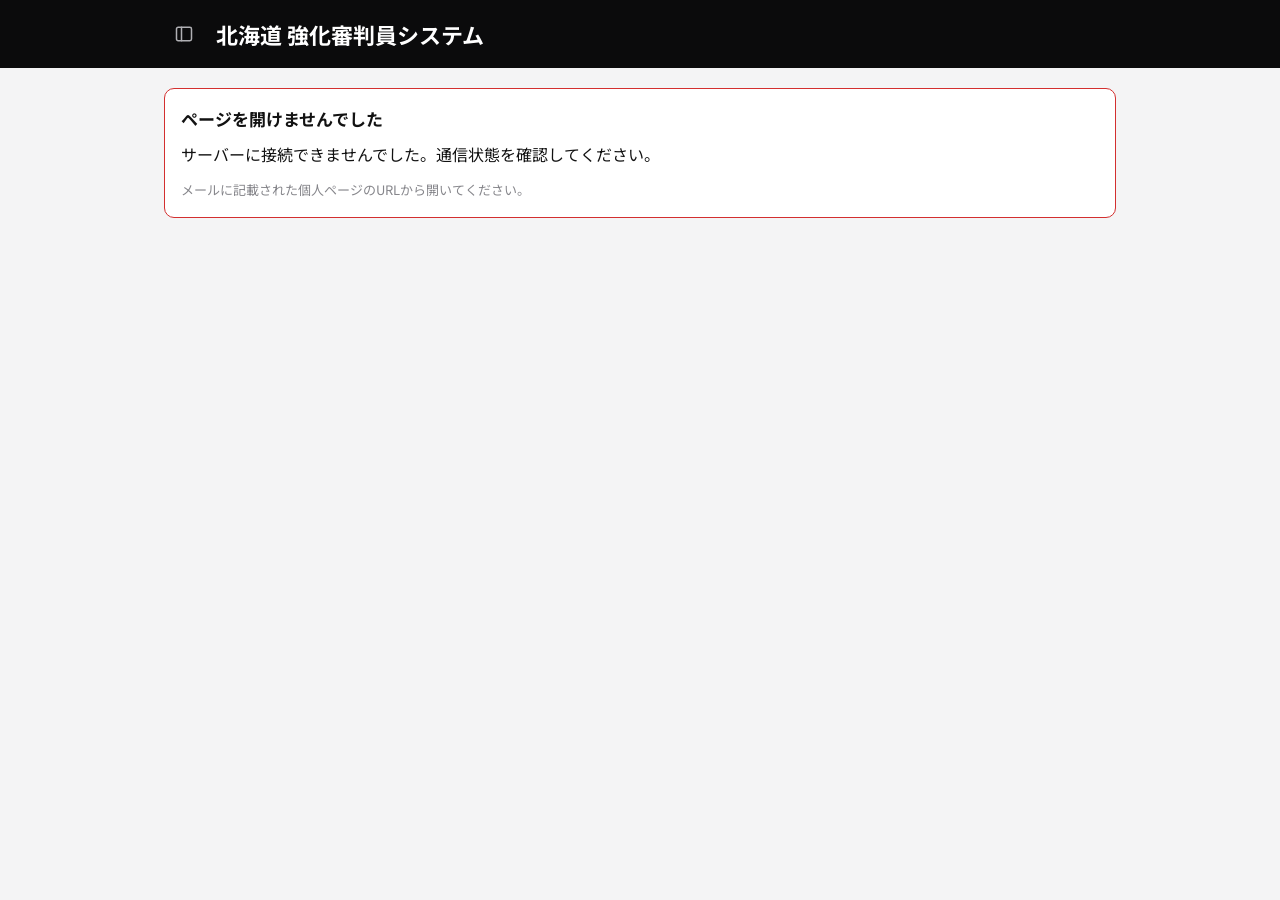
<file: index.html>
<!DOCTYPE html>
<html lang="ja">
<head>
  <meta charset="utf-8">
  <meta name="viewport" content="width=device-width, initial-scale=1, viewport-fit=cover">
  <meta name="robots" content="noindex, nofollow">
  <!-- 他のサイトへはドメインだけを伝える（URL のトークンは送らない）。YouTube はこれがないと埋め込みを再生しない（エラー153） -->
  <meta name="referrer" content="strict-origin-when-cross-origin">
  <meta name="theme-color" content="#0B0B0C">
  <title>北海道 強化審判員システム</title>
  <link rel="preconnect" href="https://fonts.googleapis.com">
  <link href="https://fonts.googleapis.com/css2?family=Noto+Sans+JP:wght@400;500;700&display=swap" rel="stylesheet">
  <link rel="icon" href="data:,">
  <!-- 更新したらすぐ反映されるよう、毎回最新のファイルを読む（ブラウザの古い控えを使わない） -->
  <script>var V = Date.now(); document.write('<link rel="stylesheet" href="style.css?v=' + V + '">');</script>
</head>
<body>
  <aside class="side" id="side"></aside>
  <div class="wrap">
    <header class="head"><div class="head-in">
      <button class="iconbtn navtoggle" id="navtoggle" onclick="navToggle()" aria-label="メニューを隠す・出す" title="メニューを隠す"><svg width="20" height="20" viewBox="0 0 24 24" fill="none" stroke="currentColor" stroke-width="1.8" stroke-linecap="round"><rect x="3" y="4" width="18" height="16" rx="2"/><path d="M9 4v16"/></svg></button>
      <button class="iconbtn back" id="back" aria-label="戻る">‹</button>
      <h1 id="title">北海道 強化審判員システム</h1>
      <div class="tools" id="tools"></div>
    </div></header>
    <main id="main"><p class="loading">読み込み中…</p></main>
  </div>
  <nav class="tabbar" id="tabbar"></nav>
  <div id="toast" class="toast" role="status"></div>
  <div id="modal" class="modal" hidden></div>
  <script>document.write('<script src="config.js?v=' + V + '"><\/script><script src="app.js?v=' + V + '"><\/script>');</script>
</body>
</html>
</file>
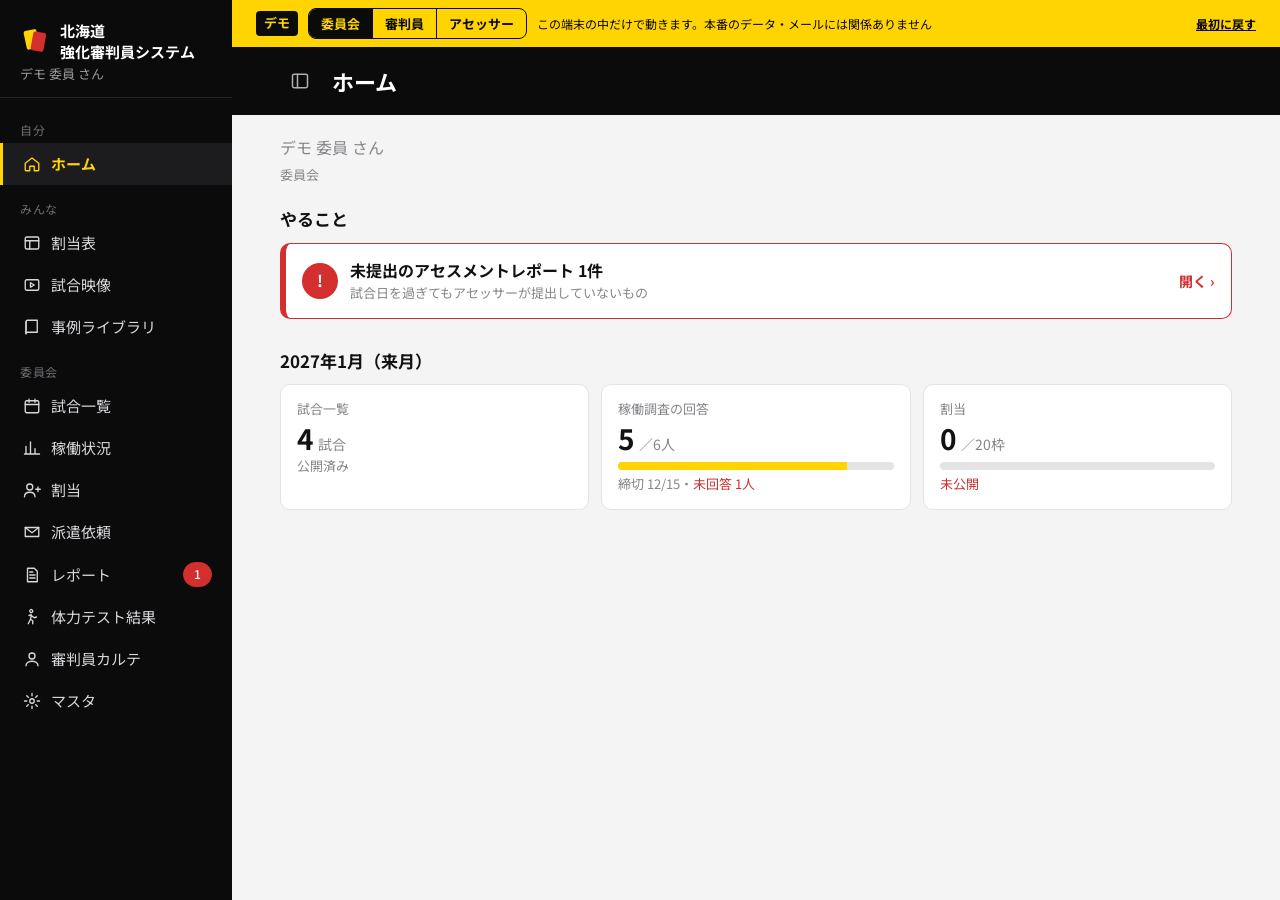
<file: demo/index.html>
<!DOCTYPE html>
<html lang="ja">
<head>
  <meta charset="utf-8">
  <meta name="viewport" content="width=device-width, initial-scale=1, viewport-fit=cover">
  <meta name="robots" content="noindex, nofollow">
  <meta name="theme-color" content="#0B0B0C">
  <title>デモ｜北海道 強化審判員システム</title>
  <link rel="preconnect" href="https://fonts.googleapis.com">
  <link href="https://fonts.googleapis.com/css2?family=Noto+Sans+JP:wght@400;500;700&display=swap" rel="stylesheet">
  <link rel="icon" href="data:,">
  <script>var V = Date.now(); document.write('<link rel="stylesheet" href="../style.css?v=' + V + '"><link rel="stylesheet" href="demo.css?v=' + V + '">');</script>
</head>
<body>
  <!-- 独立して動くデモ：本番のサーバーやスプレッドシートには一切つながず、この端末の中だけで動く -->
  <aside class="side" id="side"></aside>
  <div class="wrap">
    <header class="head"><div id="demobar" class="demobar"></div><div class="head-in">
      <button class="iconbtn navtoggle" id="navtoggle" onclick="navToggle()" aria-label="メニューを隠す・出す" title="メニューを隠す"><svg width="20" height="20" viewBox="0 0 24 24" fill="none" stroke="currentColor" stroke-width="1.8" stroke-linecap="round"><rect x="3" y="4" width="18" height="16" rx="2"/><path d="M9 4v16"/></svg></button>
      <button class="iconbtn back" id="back" aria-label="戻る">‹</button>
      <h1 id="title">北海道 強化審判員システム</h1>
      <div class="tools" id="tools"></div>
    </div></header>
    <main id="main"><p class="loading">デモを準備しています…</p></main>
  </div>
  <nav class="tabbar" id="tabbar"></nav>
  <div id="toast" class="toast" role="status"></div>
  <div id="modal" class="modal" hidden></div>
  <iframe id="gas" src="gas.html" hidden title="demo"></iframe>
  <script>document.write('<script src="demo.js?v=' + V + '"><\/script>');</script>
</body>
</html>
</file>
<file: style.css>
:root{
  /* 審判のカラー：黒を基調に、イエローカード（主な操作・今いる場所）とレッドカード（注意・締切） */
  --ink:#121212; --black:#0B0B0C; --black2:#1C1C1F; --yellow:#FFD400; --yellow2:#F0C400; --red:#D32F2F;
  --gray:#86868B; --line:#E4E4E7; --bg:#F4F4F5; --card:#FFFFFF;
  --blue:var(--ink); --accent:var(--red); --pale:#FFF7CC;
  --side:232px; --bar:60px;
}
*{box-sizing:border-box}
html,body{margin:0;background:var(--bg);color:var(--ink);font-family:'Noto Sans JP',system-ui,sans-serif;font-size:16px;line-height:1.6;-webkit-text-size-adjust:100%}
a{color:var(--blue);text-decoration:none}
button{font:inherit;color:inherit}
h1{font-size:22px;margin:0;font-weight:700;line-height:1.4}
h2{font-size:17px;margin:28px 0 10px;font-weight:700}
h3{font-size:15px;margin:18px 0 6px;font-weight:700}
p{margin:0 0 12px}
.muted{color:var(--gray)}
.small{font-size:13px}
.blue{color:var(--blue)}
.red{color:var(--accent)}
.b{font-weight:700}
.pre{white-space:pre-wrap;word-break:break-word}
.num{font-variant-numeric:tabular-nums}
[hidden]{display:none !important}

/* ───── 骨組み ───── */
.side{position:fixed;left:0;top:0;bottom:0;width:var(--side);border-right:1px solid var(--line);background:#fff;overflow-y:auto;padding:16px 0 24px;z-index:10}
.side .brand{font-weight:700;font-size:15px;padding:4px 20px 2px;line-height:1.4}
.side .me{font-size:13px;color:var(--gray);padding:0 20px 12px;border-bottom:1px solid var(--line);margin-bottom:8px}
.navgrp{font-size:12px;color:var(--gray);padding:14px 20px 4px}
.navlink{display:flex;align-items:center;gap:10px;padding:9px 20px;color:var(--ink);font-size:15px;border-left:3px solid transparent}
.navlink:hover{background:var(--pale)}
.navlink.on{color:var(--blue);font-weight:700;border-left-color:var(--blue);background:var(--pale)}
.navlink .cnt{margin-left:auto}
.wrap{margin-left:var(--side);min-height:100vh}
.head{position:sticky;top:0;background:#fff;border-bottom:1px solid var(--line);z-index:8;padding-top:env(safe-area-inset-top)}
.head-in{max-width:1000px;margin:0 auto;padding:14px 24px;display:flex;align-items:center;gap:12px;min-height:64px}
.head .back{display:none}
.head .back.show{display:inline-flex}
.head h1{flex:1;min-width:0;overflow:hidden;text-overflow:ellipsis;white-space:nowrap}
.head .tools{display:flex;gap:8px;align-items:center}
main{max-width:1000px;margin:0 auto;padding:20px 24px 120px}
.tabbar{display:none}

@media (max-width:899px){
  .side{display:none}
  .wrap{margin-left:0}
  .head-in{padding:10px 16px;min-height:56px}
  .head h1{font-size:18px}
  main{padding:16px 16px calc(var(--bar) + 110px)}
  .tabbar{display:flex;position:fixed;left:0;right:0;bottom:0;height:calc(var(--bar) + env(safe-area-inset-bottom));padding-bottom:env(safe-area-inset-bottom);background:#fff;border-top:1px solid var(--line);z-index:12}
  .tabbar a{flex:1;display:flex;flex-direction:column;align-items:center;justify-content:center;gap:2px;font-size:11px;color:var(--gray);position:relative}
  .tabbar a .ic{font-size:20px;line-height:1}
  .tabbar a.on{color:var(--blue);font-weight:700}
  .tabbar .dot{position:absolute;top:6px;left:calc(50% + 8px);min-width:16px;height:16px;border-radius:8px;background:var(--accent);color:#fff;font-size:10px;line-height:16px;text-align:center;padding:0 4px;font-weight:700}
}

/* ───── 部品 ───── */
.card{border:1px solid var(--line);border-radius:10px;padding:16px;margin:0 0 12px;background:#fff}
.card.pale{background:var(--pale);border-color:var(--pale)}
.card.blue{border-color:var(--blue)}
.card.warn{border-color:var(--accent)}
.card h2:first-child,.card h3:first-child{margin-top:0}
.row{display:flex;gap:8px;align-items:center;flex-wrap:wrap}
.row.top{align-items:flex-start}
.spacer{flex:1}
.stack>*+*{margin-top:12px}
.grid2{display:grid;grid-template-columns:1fr 1fr;gap:12px}
.grid3{display:grid;grid-template-columns:repeat(3,1fr);gap:12px}
@media (max-width:640px){.grid2,.grid3{grid-template-columns:1fr}}
.lead{color:var(--gray);font-size:14px;margin:0 0 16px}
.empty{text-align:center;color:var(--gray);padding:40px 16px;border:1px dashed var(--line);border-radius:10px;font-size:14px}

.btn{display:inline-flex;align-items:center;justify-content:center;gap:6px;border:1px solid var(--blue);background:#fff;color:var(--blue);border-radius:8px;padding:8px 16px;font-size:15px;cursor:pointer;min-height:44px;font-weight:500;white-space:nowrap;text-decoration:none}
.btn:hover{background:var(--pale)}
.btn.primary{background:var(--blue);color:#fff}
.btn.primary:hover{background:#1565C0}
.btn.danger{border-color:var(--accent);color:var(--accent)}
.btn.ghost{border-color:transparent;background:transparent}
.btn.ghost:hover{background:var(--pale)}
.btn.sm{min-height:34px;padding:4px 12px;font-size:14px}
.btn.wide{width:100%}
.btn:disabled{opacity:.4;cursor:default;background:#fff}
.btn.primary:disabled{background:var(--blue)}
.iconbtn{border:none;background:none;width:40px;height:40px;border-radius:8px;cursor:pointer;font-size:22px;color:var(--ink);display:inline-flex;align-items:center;justify-content:center}
.iconbtn:hover{background:var(--pale)}

.field{margin:0 0 14px}
.field>label,.flabel{display:block;font-size:13px;color:var(--gray);margin:0 0 4px;font-weight:500}
.field .hint{font-size:12px;color:var(--gray);margin-top:4px}
input,select,textarea{font:inherit;font-size:16px;border:1px solid #BDBDBD;border-radius:8px;padding:10px 12px;background:#fff;color:var(--ink);width:100%;max-width:100%;min-height:44px}
input[type=checkbox]{width:20px;height:20px;min-height:0;accent-color:var(--blue)}
input:focus,select:focus,textarea:focus{outline:2px solid var(--pale);border-color:var(--blue)}
input:disabled,textarea:disabled{background:#FAFAFA;color:var(--gray)}
textarea{min-height:96px;resize:vertical;line-height:1.6}
select{appearance:none;-webkit-appearance:none;background-image:linear-gradient(45deg,transparent 50%,var(--gray) 50%),linear-gradient(135deg,var(--gray) 50%,transparent 50%);background-position:calc(100% - 18px) 50%,calc(100% - 13px) 50%;background-size:5px 5px;background-repeat:no-repeat;padding-right:34px}
.w-s{width:96px}.w-m{width:160px}
.count{display:block;text-align:right;font-size:12px;color:var(--gray);margin-top:2px}
.count.over{color:var(--accent);font-weight:700}

.pill{display:inline-flex;align-items:center;font-size:12px;padding:1px 10px;border-radius:999px;border:1px solid var(--line);color:var(--gray);white-space:nowrap;line-height:1.7;font-weight:500}
.pill.ok{border-color:var(--blue);color:var(--blue);background:var(--pale)}
.pill.ng{border-color:var(--accent);color:var(--accent)}
.pill.solid{background:var(--blue);border-color:var(--blue);color:#fff}
.chip{display:inline-flex;align-items:center;border:1px solid var(--line);border-radius:999px;padding:6px 14px;font-size:14px;margin:0 6px 8px 0;background:#fff;color:var(--ink);cursor:pointer;min-height:36px}
.chip:hover{border-color:var(--blue)}
.chip.on{border-color:var(--blue);color:#fff;background:var(--blue)}
.tag{display:inline-block;border:1px solid var(--line);border-radius:999px;padding:0 10px;font-size:12px;margin:0 4px 4px 0;color:var(--ink)}
.alert{color:var(--accent);font-size:13px}

/* 選択ボタン（○△× など） */
.seg{display:flex;border:1px solid var(--line);border-radius:10px;overflow:hidden;background:#fff}
.seg button{flex:1;border:none;background:#fff;cursor:pointer;color:var(--ink);border-left:1px solid var(--line);padding:8px 6px;min-height:48px;font-size:15px;display:flex;align-items:center;justify-content:center;gap:6px}
.seg button:first-child{border-left:none}
.seg button .mk{font-size:20px;line-height:1}
.seg button.on{background:var(--blue);color:#fff;font-weight:700}
.seg button.on.x{background:var(--ink)}
.seg button.on.tri{background:var(--accent)}
.seg button:disabled{cursor:default}
.seg.sm button{min-height:40px;font-size:14px}

/* 一覧（タップできる行） */
.list{border:1px solid var(--line);border-radius:10px;overflow:hidden;background:#fff;margin:0 0 12px}
.li{display:flex;align-items:center;gap:12px;padding:12px 16px;border-top:1px solid var(--line);color:var(--ink);text-decoration:none;width:100%;background:#fff;border-left:none;border-right:none;border-bottom:none;text-align:left;cursor:pointer}
.li:first-child{border-top:none}
a.li:hover,button.li:hover{background:var(--pale)}
.li .main{flex:1;min-width:0}
.li .t{font-weight:500}
.li .s{font-size:13px;color:var(--gray)}
.li .chev{color:var(--gray);font-size:20px}
.li.me{background:var(--pale)}

/* 日付ブロック */
.date{flex:none;width:56px;text-align:center;border:1px solid var(--line);border-radius:8px;padding:4px 0;line-height:1.2;background:#fff}
.date .m{font-size:11px;color:var(--gray)}
.date .d{font-size:20px;font-weight:700}
.date .w{font-size:11px;color:var(--gray)}
.date.sun .w,.date.sun .d{color:var(--accent)}
.date.sat .w{color:var(--blue)}

/* 月切り替え */
.monthnav{display:inline-flex;align-items:center;border:1px solid var(--line);border-radius:8px;background:#fff}
.monthnav button{border:none;background:none;width:40px;height:40px;cursor:pointer;font-size:18px;color:var(--blue)}
.monthnav button:disabled{color:var(--line);cursor:default}
.monthnav span{min-width:110px;text-align:center;font-weight:700;font-size:15px}

/* 月の進行（委員会） */
.steps{display:flex;gap:0;margin:0 0 16px;border:1px solid var(--line);border-radius:10px;overflow:hidden}
.step{flex:1;padding:10px 12px;border-left:1px solid var(--line);background:#fff;color:var(--ink);font-size:13px;line-height:1.4;text-decoration:none;cursor:pointer}
.step:first-child{border-left:none}
.step:hover{background:var(--pale)}
.step .n{font-size:11px;color:var(--gray)}
.step .l{font-weight:700;font-size:14px}
.step .st{font-size:12px;color:var(--gray)}
.step.done .st{color:var(--blue)}
.step.on{background:var(--pale)}
.step.on .l{color:var(--blue)}
.step.need .st{color:var(--accent)}
@media (max-width:640px){.step{padding:8px 8px}.step .l{font-size:13px}.step .st{display:none}}

/* 数字のまとめ */
.stat{border:1px solid var(--line);border-radius:10px;padding:14px 16px;background:#fff}
.stat .k{font-size:13px;color:var(--gray)}
.stat .v{font-size:28px;font-weight:700;font-variant-numeric:tabular-nums;line-height:1.3}
.stat .v small{font-size:14px;color:var(--gray);font-weight:400;margin-left:4px}
.stat.blue{background:var(--pale);border-color:var(--pale)}
.stat.blue .v{color:var(--blue)}
.bar{height:8px;background:var(--line);border-radius:4px;overflow:hidden;margin:6px 0 4px}
.bar i{display:block;height:100%;background:var(--blue)}

/* やること */
.todo{display:flex;align-items:center;gap:12px;border:1px solid var(--accent);border-radius:10px;padding:14px 16px;margin:0 0 10px;background:#fff;color:var(--ink);text-decoration:none;cursor:pointer}
.todo:hover{background:#FFF8F5}
.todo .ic{flex:none;width:36px;height:36px;border-radius:50%;background:var(--accent);color:#fff;display:flex;align-items:center;justify-content:center;font-weight:700}
.todo .main{flex:1;min-width:0}
.todo .t{font-weight:700}
.todo .s{font-size:13px;color:var(--gray)}
.todo .go{color:var(--accent);font-weight:700;white-space:nowrap;font-size:14px}
.todo.done{border-color:var(--line)}
.todo.done .ic{background:var(--blue)}

/* 表 */
.tbl{overflow-x:auto;-webkit-overflow-scrolling:touch;border:1px solid var(--line);border-radius:10px;margin:0 0 12px}
table{border-collapse:collapse;width:100%;font-size:14px}
th,td{border-bottom:1px solid var(--line);padding:10px 12px;text-align:left;vertical-align:middle}
tr:last-child td{border-bottom:none}
th{font-weight:500;color:var(--gray);font-size:12px;white-space:nowrap;background:#FAFAFA}
td.num,th.num{text-align:right;font-variant-numeric:tabular-nums}
td.c,th.c{text-align:center}
tr.me td{background:var(--pale)}
tr.click{cursor:pointer}
tr.click:hover td{background:var(--pale)}

/* 稼働状況の表 */
.matrix{border-collapse:separate;border-spacing:0}
.matrix th,.matrix td{text-align:center;padding:6px 4px;font-size:13px;min-width:64px}
.matrix th:first-child,.matrix td:first-child{text-align:left;position:sticky;left:0;background:#fff;white-space:nowrap;z-index:1;border-right:1px solid var(--line);min-width:120px;padding-left:12px}
.matrix thead th{position:sticky;top:0;z-index:2}
.matrix thead th:first-child{z-index:3;background:#FAFAFA}
.matrix td.a-o{background:var(--pale);color:var(--blue);font-weight:700}
.matrix td.a-t{color:var(--accent);font-weight:700}
.matrix td.a-x{color:var(--gray)}
.matrix td.a-n{color:var(--line)}
.matrix td.note{cursor:pointer;text-decoration:underline dotted}
.matrix tfoot td{background:#FAFAFA;font-size:12px;color:var(--gray)}

/* 割当 */
.mcard{border:1px solid var(--line);border-radius:10px;margin:0 0 12px;background:#fff;overflow:hidden}
.mcard.dirty{border-color:var(--blue)}
.mhead{display:flex;gap:12px;align-items:center;padding:12px 16px;border-bottom:1px solid var(--line)}
.mhead .main{flex:1;min-width:0}
.mhead .t{font-weight:700}
.mhead .s{font-size:13px;color:var(--gray)}
.slots{display:grid;grid-template-columns:repeat(5,1fr)}
.slotbtn{border:none;border-left:1px solid var(--line);background:#fff;text-align:left;padding:10px 12px;cursor:pointer;min-height:72px;display:flex;flex-direction:column;gap:2px}
.slotbtn:first-child{border-left:none}
.slotbtn:hover{background:var(--pale)}
.slotbtn .r{font-size:12px;color:var(--gray)}
.slotbtn .n{font-weight:700;font-size:15px;line-height:1.3}
.slotbtn .n.none{color:var(--accent);font-weight:500}
.slotbtn .x{font-size:12px;color:var(--gray)}
.slotbtn .w{font-size:12px;color:var(--accent)}
@media (max-width:760px){
  .slots{grid-template-columns:1fr}
  .slotbtn{border-left:none;border-top:1px solid var(--line);flex-direction:row;align-items:center;min-height:52px;gap:10px}
  .slotbtn:first-child{border-top:none}
  .slotbtn .r{width:72px;flex:none;font-size:13px}
  .slotbtn .n{flex:1}
}
.cand{display:flex;gap:10px;align-items:center;width:100%;border:1px solid var(--line);border-radius:10px;background:#fff;padding:10px 14px;margin:0 0 8px;cursor:pointer;text-align:left}
.cand:hover{border-color:var(--blue)}
.cand.on{border-color:var(--blue);background:var(--pale)}
.cand .ans{flex:none;width:32px;height:32px;border-radius:50%;display:flex;align-items:center;justify-content:center;font-weight:700;border:1px solid var(--line)}
.cand .ans.o{color:var(--blue);border-color:var(--blue)}
.cand .ans.t{color:var(--accent);border-color:var(--accent)}
.cand .main{flex:1;min-width:0}
.cand .t{font-weight:700}
.cand .s{font-size:12px;color:var(--gray)}

/* 下に固定する操作 */
.actionbar{position:fixed;left:var(--side);right:0;bottom:0;background:#fff;border-top:1px solid var(--line);z-index:9;padding:10px 24px calc(10px + env(safe-area-inset-bottom))}
.actionbar .in{max-width:952px;margin:0 auto;display:flex;gap:8px;align-items:center;flex-wrap:wrap}
.actionbar .msg{font-size:14px;color:var(--gray);flex:1;min-width:140px}
@media (max-width:899px){.actionbar{left:0;bottom:calc(var(--bar) + env(safe-area-inset-bottom));padding:8px 16px}}

/* レポート入力 */
.secnav{display:flex;gap:6px;overflow-x:auto;padding:4px 0 12px;margin:0 0 4px;scrollbar-width:none;position:sticky;top:calc(var(--top-gap,0px) + env(safe-area-inset-top) + 64px);background:#fff;z-index:5;border-bottom:1px solid var(--line)}
.secnav::-webkit-scrollbar{display:none}
@media (max-width:899px){.secnav{top:calc(var(--top-gap,0px) + env(safe-area-inset-top) + 56px)}}
.secnav button{flex:none;border:1px solid var(--line);border-radius:999px;background:#fff;padding:6px 14px;font-size:14px;cursor:pointer;white-space:nowrap;min-height:38px}
.secnav button.on{border-color:var(--blue);background:var(--blue);color:#fff;font-weight:700}
.secnav button.err{border-color:var(--accent);color:var(--accent)}
.secnav button.on.err{background:var(--accent);color:#fff}
.item{border-top:1px solid var(--line);padding-top:14px;margin-top:14px}
.item:first-child{border-top:none;padding-top:0;margin-top:0}
.item .ttl{font-weight:700}
.item .desc{font-size:13px;color:var(--gray);margin:2px 0 8px}
.scoregrid{display:flex;flex-wrap:wrap;gap:6px}
.scoregrid button{min-width:56px;min-height:44px;border:1px solid var(--line);border-radius:8px;background:#fff;cursor:pointer;font-weight:700;font-size:16px;font-variant-numeric:tabular-nums}
.scoregrid button.on{background:var(--blue);border-color:var(--blue);color:#fff}
.bigscore{font-size:32px;font-weight:700;color:var(--blue);font-variant-numeric:tabular-nums;line-height:1.2}
.scoretbl td,.scoretbl th{padding:6px 8px;text-align:center}
.scoretbl input{width:64px;text-align:center;padding:8px 4px}
.errs{border:1px solid var(--accent);border-radius:10px;padding:12px 16px;color:var(--accent);font-size:14px;margin:0 0 12px;background:#fff}
.errs ul{margin:6px 0 0;padding-left:20px}
.errs a{color:var(--accent);text-decoration:underline}
.saved{font-size:13px;color:var(--gray)}

/* 閲覧用の定義リスト */
.kv{display:grid;grid-template-columns:auto 1fr;gap:6px 16px;font-size:14px;margin:0}
.kv dt{color:var(--gray)}
.kv dd{margin:0}

/* 映像 */
.player{position:relative;width:100%;aspect-ratio:16/9;background:#000;border-radius:10px;overflow:hidden}
.player iframe,.player>div{position:absolute;inset:0;width:100%;height:100%}
.player iframe{border:0}
.vlayout{display:grid;grid-template-columns:minmax(0,1.6fr) minmax(0,1fr);gap:20px}
@media (max-width:1100px){.vlayout{grid-template-columns:1fr}}
.clist{max-height:560px;overflow-y:auto}
.citem{padding:10px 12px;border-top:1px solid var(--line);cursor:pointer}
.citem:first-child{border-top:none}
.citem:hover{background:var(--pale)}
.ctime{font-variant-numeric:tabular-nums;color:var(--blue);font-weight:700;margin-right:6px}

/* 検索 */
.search{position:relative;margin:0 0 12px}
.search input{padding-left:38px}
.search::before{content:'';position:absolute;left:14px;top:50%;width:11px;height:11px;border:2px solid var(--gray);border-radius:50%;transform:translateY(-62%)}
.search::after{content:'';position:absolute;left:25px;top:calc(50% + 4px);width:6px;height:2px;background:var(--gray);transform:rotate(45deg)}

/* お知らせ・ダイアログ */
.toast{position:fixed;left:50%;bottom:calc(var(--bar) + 28px);transform:translateX(-50%);background:var(--ink);color:#fff;padding:12px 20px;border-radius:10px;font-size:15px;opacity:0;pointer-events:none;transition:opacity .2s;max-width:90vw;z-index:40}
.toast.show{opacity:1}
.toast.err{background:var(--accent)}
@media (min-width:900px){.toast{bottom:32px;margin-left:calc(var(--side) / 2)}}
.modal{position:fixed;inset:0;background:rgba(34,34,34,.5);display:flex;align-items:flex-start;justify-content:center;padding:40px 16px;overflow-y:auto;z-index:30}
.modal-box{background:#fff;border-radius:12px;max-width:640px;width:100%;position:relative;margin:auto 0}
.modal-box.wide{max-width:820px}
.modal-head{display:flex;align-items:center;gap:8px;padding:14px 12px 10px 20px;border-bottom:1px solid var(--line);position:sticky;top:0;background:#fff;border-radius:12px 12px 0 0;z-index:2}
.modal-head h2{margin:0;flex:1;font-size:17px}
.modal-body{padding:16px 20px 20px}
.modal-foot{display:flex;gap:8px;justify-content:flex-end;padding:12px 20px;border-top:1px solid var(--line);position:sticky;bottom:0;background:#fff;border-radius:0 0 12px 12px}
@media (max-width:640px){
  .modal{padding:0;align-items:flex-end}
  .modal-box{border-radius:14px 14px 0 0;max-height:94vh;overflow-y:auto;margin:0}
  .modal-head{border-radius:14px 14px 0 0}
  .modal-foot{border-radius:0;padding-bottom:calc(12px + env(safe-area-inset-bottom))}
  .modal-foot .btn{flex:1}
}
.loading{color:var(--gray);padding:40px 0;text-align:center}
.menu-sheet .li{font-size:16px}
.sp-only{display:none}
@media (max-width:760px){.pc-only{display:none}.sp-only{display:block}}
@media (max-width:640px){
  .stats3{grid-template-columns:repeat(3,minmax(0,1fr));gap:8px}
  .stats3 .stat{padding:10px}
  .stats3 .stat .k{font-size:11px}
  .stats3 .stat .v{font-size:20px}
  .stats3 .stat .v small{font-size:11px;margin-left:2px}
  .stats3 .stat .small{font-size:11px}
}
@media (max-width:640px){
  .actionbar .in{flex-wrap:nowrap}
  .actionbar .msg{min-width:0;font-size:12px;line-height:1.4}
  .actionbar .btn{padding:8px 12px;font-size:14px}
}
/* 映像の操作バー */
.pbar{display:flex;gap:6px;flex-wrap:wrap;align-items:center;margin:8px 0}
.pbar button{border:1px solid var(--line);background:#fff;border-radius:8px;min-height:44px;padding:6px 12px;font-size:14px;cursor:pointer;color:var(--ink);font-variant-numeric:tabular-nums}
.pbar button:hover{border-color:var(--blue)}
.pbar .play{min-width:92px;font-weight:700;color:var(--blue);border-color:var(--blue)}
.pbar .rates{display:inline-flex;border:1px solid var(--line);border-radius:8px;overflow:hidden;margin-left:auto}
.pbar .rates button{border:none;border-left:1px solid var(--line);border-radius:0}
.pbar .rates button:first-child{border-left:none}
.pbar .rates button.on{background:var(--blue);color:#fff;font-weight:700}
@media (max-width:640px){.pbar>button{flex:1;padding:6px 4px}.pbar .rates{margin-left:0;width:100%}.pbar .rates button{flex:1}}
/* 試合映像：映像と操作バーを画面の上に固定（スクロールしても消えない） */
.pstick{position:sticky;top:calc(var(--top-gap,0px) + env(safe-area-inset-top) + 65px);z-index:6;background:#fff;padding-top:2px}
.pstick .pbar{margin:6px 0 10px}
@media (max-width:899px){
  .pstick{top:calc(var(--top-gap,0px) + env(safe-area-inset-top) + 57px);margin:0 -16px;padding:0 16px;border-bottom:1px solid var(--line)}
  .pstick .player{margin:0 -16px;width:auto;border-radius:0}
  .pstick .pbar{gap:4px;margin:6px 0 8px}
  .pstick .pbar button{min-height:38px;padding:4px 6px;font-size:13px}
}
@media (max-width:640px){.pstick .pbar .rates{width:auto;flex:1 1 100%}}
@media (max-width:1100px){.vleft{display:contents}}
/* 映像のページ（PC）：横幅いっぱい。映像は画面の高さに収まる範囲でできるだけ大きく。右に事例とコメント */
body.wide main,body.wide .head-in{max-width:none}
@media (min-width:1101px){
  body.wide .vlayout{grid-template-columns:minmax(0,1fr) 400px;gap:24px;align-items:start}
  body.wide .pstick{max-width:calc((100vh - 200px) * 16 / 9);margin:0 auto}
  body.wide .vright{position:sticky;top:calc(var(--top-gap,0px) + env(safe-area-inset-top) + 85px);max-height:calc(100vh - 105px);overflow-y:auto}
  body.wide .vright .clist{max-height:none}
}
/* 左のメニューを隠すボタン（PCのみ） */
.navtoggle{color:var(--gray);flex:none}
.navtoggle:hover{color:var(--blue)}
body.navhide .side{display:none}
body.navhide .wrap{margin-left:0}
body.navhide .actionbar{left:0}
@media (max-width:899px){.navtoggle{display:none}}
@media (min-width:900px){body.navhide .toast{margin-left:0}}
/* 右の列のキックオフ設定はコンパクトに */
.vright #marks .card{margin-bottom:12px}
/* 試合全体のバー（分かれた映像をつないだ全体） */
.tl{margin:6px 0 0}
.tl-track{position:relative;display:flex;height:22px;border-radius:6px;overflow:hidden;background:var(--line);cursor:pointer;gap:2px}
.tl-seg{background:var(--pale);min-width:8px;display:flex;align-items:center;padding:0 6px;font-size:11px;color:var(--ink);white-space:nowrap;overflow:hidden}
.tl-seg.on{color:var(--blue);font-weight:700;box-sizing:border-box;border:1px solid var(--blue)}
.tl-track #tl-pos{position:absolute;top:0;bottom:0;width:3px;background:var(--accent);left:0;pointer-events:none}
.tl-mark{position:absolute;top:0;bottom:0;width:2px;background:var(--blue);pointer-events:none}
.tl-info{display:flex;gap:8px;margin-top:2px;font-variant-numeric:tabular-nums}

/* ───── 審判テーマ ───── */
body{background:var(--bg)}
a{color:var(--ink);text-decoration:underline;text-decoration-color:var(--yellow);text-decoration-thickness:2px;text-underline-offset:3px}
a.btn,a.li,a.navlink,a.todo,a.stat,a.step,.tabbar a,a.chip{text-decoration:none}
.blue{color:var(--ink);font-weight:700}
.red{color:var(--red)}
.btn{border-color:var(--ink);color:var(--ink);background:var(--card)}
.btn:hover{background:#F0F0F1}
.btn.primary{background:var(--yellow);border-color:var(--yellow);color:var(--black);font-weight:700}
.btn.primary:hover{background:var(--yellow2);border-color:var(--yellow2)}
.btn.primary:disabled{background:var(--yellow)}
.btn.danger{border-color:var(--red);color:var(--red)}
.btn.ghost{border-color:transparent;background:transparent}
.btn.ghost:hover{background:#ECECEE}
/* 左のメニュー・見出し・下のタブは黒 */
.side{background:var(--black);border-right:none}
.side .brand{color:#fff;display:flex;gap:10px;align-items:center}
.side .me{color:#9A9A9E;border-bottom-color:#26262A}
.navgrp{color:#6E6E73;letter-spacing:.05em}
.navlink{color:#D8D8DC}
.navlink:hover{background:var(--black2);color:#fff}
.navlink.on{background:var(--black2);color:var(--yellow);border-left-color:var(--yellow)}
.navlink .pill.ng{background:var(--red);border-color:var(--red);color:#fff}
.head{background:var(--black);border-bottom:none}
.head h1{color:#fff}
.head .iconbtn{color:#fff}
.head .iconbtn:hover{background:var(--black2)}
.head .navtoggle{color:#B0B0B4}
.head .monthnav{border-color:#3A3A3F;background:var(--black2)}
.head .monthnav span{color:#fff}
.head .monthnav button{color:var(--yellow)}
.head .monthnav button:disabled{color:#4A4A4F}
.head select{background-color:var(--black2);color:#fff;border-color:#3A3A3F}
.head .pill{background:var(--black2)}
.tabbar{background:var(--black);border-top:none}
.tabbar a{color:#8E8E93}
.tabbar a.on{color:var(--yellow)}
.tabbar .dot{background:var(--red)}
/* カード・一覧は白、ページは薄いグレー */
.card,.list,.li,.mcard,.stat,.tbl,.empty{background:var(--card)}
.card.pale{background:var(--pale);border-color:#F3E3A0}
.card.blue,.card.blue{border-color:var(--ink)}
.empty{border-color:#D4D4D8}
a.li:hover,button.li:hover,.citem:hover,.slotbtn:hover,tr.click:hover td{background:#FFFBE6}
.li.me,tr.me td{background:var(--pale)}
/* 選んだ状態は黒、強調は黄色 */
.chip.on,.seg button.on,.scoregrid button.on,.secnav button.on,.pill.solid{background:var(--ink);border-color:var(--ink);color:#fff}
.seg button.on.tri{background:var(--yellow);color:var(--black)}
.seg button.on.x{background:#55555A}
.pill.ok{background:var(--ink);border-color:var(--ink);color:var(--yellow)}
.pill.ng{border-color:var(--red);color:var(--red)}
.bar{background:#E4E4E7}
.bar i{background:var(--yellow)}
.stat.blue{background:var(--black);border-color:var(--black)}
.stat.blue .k,.stat.blue .small{color:#A0A0A5}
.stat.blue .v,.stat.blue .v small{color:var(--yellow)}
.bigscore{color:var(--ink)}
.date{border-color:#D4D4D8}
.date .m,.date .w{color:var(--gray)}
.date.sun .d,.date.sun .w{color:var(--red)}
.date.sat .w{color:var(--ink)}
.todo{border-color:var(--red);border-left:6px solid var(--red)}
.todo .ic{background:var(--red)}
.todo.done{border-color:var(--line);border-left-color:var(--yellow)}
.todo.done .ic{background:var(--yellow);color:var(--black)}
.step.on{background:var(--black)}
.step.on .l,.step.on .n{color:var(--yellow)}
.step.on .st{color:#C8C8CC}
.step.done .st{color:var(--ink);font-weight:700}
.mcard.dirty{border-color:var(--yellow);border-width:2px}
.cand.on{border-color:var(--ink);background:var(--pale)}
.cand .ans.o{color:var(--ink);border-color:var(--ink)}
.cand .ans.t{color:var(--black);background:var(--yellow);border-color:var(--yellow)}
.matrix td.a-o{background:var(--ink);color:#fff}
.matrix td.a-t{background:var(--yellow);color:var(--black)}
.ctime{color:var(--ink)}
.actionbar{background:var(--black);border-top:none}
.actionbar .msg{color:#C8C8CC}
.actionbar .msg .blue,.actionbar .msg b{color:var(--yellow)}
.actionbar .btn:not(.primary){background:transparent;color:#fff;border-color:#5A5A5F}
input:focus,select:focus,textarea:focus{outline:2px solid var(--yellow);border-color:var(--ink)}
input[type=checkbox]{accent-color:var(--ink)}
.toast{background:var(--black);border-left:4px solid var(--yellow)}
.toast.err{background:var(--red);border-left-color:#fff}
.modal-box{background:var(--card)}

/* 試合映像のページは暗い画面（分析室のように） */
body.wide{--ink:#EDEDEF;--gray:#9A9A9F;--line:#2C2C31;--card:#17171A;--pale:#2A2614;--bg:#0B0B0C;background:var(--bg);color:var(--ink)}
body.wide .card,body.wide .list,body.wide .li,body.wide .citem,body.wide .pstick,body.wide .tag,body.wide .pill,body.wide .chip,
body.wide .seg,body.wide .seg button,body.wide input,body.wide select,body.wide textarea,body.wide .pbar button,body.wide .modal-box,body.wide .modal-head,body.wide .modal-foot{background-color:var(--card);color:var(--ink);border-color:var(--line)}
body.wide .pbar .play{border-color:var(--yellow);color:var(--yellow)}
body.wide .pbar .rates button.on,body.wide .chip.on,body.wide .seg button.on{background:var(--yellow);color:var(--black);border-color:var(--yellow)}
body.wide .btn{background:transparent;color:var(--ink);border-color:#4A4A50}
body.wide .btn.primary{background:var(--yellow);color:var(--black);border-color:var(--yellow)}
body.wide .btn.ghost{border-color:transparent}
body.wide .btn:hover,body.wide .citem:hover{background:#222226}
body.wide .ctime,body.wide .blue{color:var(--yellow)}
body.wide a{color:var(--ink)}
body.wide [style*="background:var(--pale)"]{background:#1F1F23 !important}
body.wide .tl-track{background:#2C2C31}
body.wide .tl-seg{background:#232327;color:#C8C8CC}
body.wide .tl-seg.on{border-color:var(--yellow);color:var(--yellow)}
body.wide .tl-mark{background:var(--yellow)}
body.wide .tl-track #tl-pos{background:var(--red)}
body.wide .pstick{border-bottom-color:var(--line)}
body.wide .player{background:#000}
.secnav{background:var(--bg)}
/* 試合映像の一覧：サムネイルのカード */
/* 全画面ボタンと全画面のときの表示 */
.pbar .fsbtn{margin-left:6px}
@media (max-width:640px){.pbar .fsbtn{flex:1 1 100%;margin-left:0}}
.ptap{display:none}
/* 全画面：映像を画面いっぱい（16:9のまま中央）にし、タイムラインと操作は映像の下側に重ねる */
.pstick.fs{container-type:size;position:fixed;inset:0;z-index:50;margin:0 !important;padding:0 !important;max-width:none !important;width:100%;height:100%;background:#000 !important;border:0}
.pstick:fullscreen{width:100%;height:100%}
.pstick.fs .player{position:absolute;left:50%;top:50%;transform:translate(-50%,-50%);margin:0 !important;border-radius:0;width:min(100vw,calc(100vh * 16 / 9));width:min(100vw,calc(100dvh * 16 / 9));width:min(100cqw,calc(100cqh * 16 / 9));max-height:none;aspect-ratio:16/9}
.pstick.fs .ptap{display:block;z-index:1;cursor:pointer}
.pstick.fs .pctl{position:absolute;left:0;right:0;bottom:0;z-index:2;padding:10px max(16px,env(safe-area-inset-right)) calc(10px + env(safe-area-inset-bottom)) max(16px,env(safe-area-inset-left));background:rgba(0,0,0,.6);transition:opacity .25s}
.pstick.fs .pbar{margin:6px 0 0}
.pstick.fs .pbar button,.pstick.fs .rates{background:rgba(20,20,22,.7)}
.pstick.fs.idle .pctl{opacity:0;pointer-events:none}
.pstick.fs.idle .ptap{cursor:none}
body.pfull .tabbar,body.pfull .head{display:none}
body.pfull{overflow:hidden}
/* 映像一覧の絞り込み（年・大会・検索）と大会ごとの見出し */
.vlist{background:var(--card);border:1px solid var(--line);border-radius:12px;overflow:hidden}
.vrow{display:flex;align-items:center;gap:12px;padding:9px 14px;border-top:1px solid var(--line);color:var(--ink);text-decoration:none}
.vrow:first-child{border-top:0}
.vrow:hover{background:var(--bg)}
.vdate{flex:none;width:58px;font-weight:700;font-size:15px;font-variant-numeric:tabular-nums}
.vdate small{font-size:11px;color:var(--gray);margin-left:3px}
.vbody{flex:1;min-width:0;display:flex;flex-direction:column}
.vteams{font-weight:700;font-size:15px;line-height:1.35;overflow:hidden;text-overflow:ellipsis;white-space:nowrap}
.vteams span{color:var(--gray);font-weight:400;font-size:12px;margin:0 6px}
.vmeta{font-size:12px;color:var(--gray);overflow:hidden;text-overflow:ellipsis;white-space:nowrap}
.vcm{flex:none;font-size:12px;font-weight:700}
.vveo{flex:none;font-size:11px;font-weight:700;border:1px solid var(--ink);border-radius:4px;padding:1px 6px}
.vgo{flex:none;color:var(--gray);font-size:20px;line-height:1}
.vfilter{display:flex;gap:8px;margin-bottom:12px;flex-wrap:wrap}
.vfilter select{width:auto;flex:none;font-weight:700;max-width:100%}
.vfilter .search{flex:1;min-width:200px;margin:0}
.vgroup h2{display:flex;align-items:baseline;gap:8px;margin:20px 0 10px}
.vgroup h2 span{font-size:13px;color:var(--gray);font-weight:400}
.vgroup:first-child h2{margin-top:4px}
@media (max-width:640px){.vfilter select{flex:1 1 40%}.vfilter .search{flex:1 1 100%}}

/* 割当表（スマホ）：1試合2行。1行目＝日付・時刻・対戦、2行目＝主審〜アセッサーの5人を横一列（見出しは上に1回だけ） */
.tlist{background:var(--card);border:1px solid var(--line);border-radius:12px}
.tlist .thead{border-radius:11px 11px 0 0}
.tlist .trow:last-child{border-radius:0 0 11px 11px}
.tlist .thead,.trow .t2{display:grid;grid-template-columns:repeat(5,minmax(0,1fr));gap:4px}
.tlist .thead{padding:6px 10px;background:var(--black);color:#fff;font-size:11px;font-weight:700;position:sticky;top:0;z-index:2}
.trow{padding:7px 10px;border-top:1px solid var(--line)}
.trow.me{background:#FFF8CC;border-left:4px solid var(--yellow);padding-left:6px}
.trow .t1{display:flex;gap:8px;align-items:baseline;font-size:14px;white-space:nowrap;overflow:hidden}
.trow .t3{font-size:12px;color:var(--gray);white-space:nowrap;overflow:hidden;text-overflow:ellipsis}
.tlist .tday{padding:8px 10px 2px;font-weight:700;font-size:15px;border-top:1px solid var(--line)}
.tlist .tcomp{padding:2px 10px 4px;font-size:12px;font-weight:700;color:var(--gray)}
.tlist .tday + .tcomp{padding-top:0}
.tlist .tcomp + .trow{border-top:0}
.tlist .trow + .tcomp{border-top:1px solid var(--line);padding-top:8px}
.trow .tcard{font-weight:700;overflow:hidden;text-overflow:ellipsis}
.trow .t2{font-size:12px;margin-top:3px;line-height:1.35}
.trow .t2 span{overflow-wrap:anywhere}
.trow .t2 .blue{color:var(--ink);background:var(--yellow);padding:0 2px;border-radius:3px;font-weight:700;-webkit-box-decoration-break:clone;box-decoration-break:clone}
tr.warn td{background:#FDECEC}

/* スマホを横にした全画面：映像の左右に丸いボタンの列（いつも表示）。タイムラインだけ映像の下に重ね、さわらなければ消す */
.prail{display:none}
@media (orientation:landscape) and (max-height:560px){
  .pstick.fs{--rail:84px}
  /* 画面の高さは全画面の枠（cqh）で測る。iPhone では 100dvh がブラウザのバーの分だけ小さくなり、映像が小さく下に寄るため */
  .pstick.fs .player{width:min(calc(100vw - var(--rail) * 2),calc(100vh * 16 / 9));width:min(calc(100cqw - var(--rail) * 2),calc(100cqh * 16 / 9))}
  .pstick.fs .prail{display:flex;flex-direction:column;justify-content:center;gap:8px;position:absolute;top:0;bottom:0;width:var(--rail);z-index:3;align-items:center;padding:8px 0}
  .pstick.fs .prail.left{left:0;padding-left:env(safe-area-inset-left)}
  .pstick.fs .prail.right{right:0;padding-right:env(safe-area-inset-right)}
  .pstick.fs .pbar{display:none}
  .pstick.fs .pctl{left:var(--rail);right:var(--rail);padding:6px 12px 8px;background:rgba(0,0,0,.55)}
  .pstick.fs .tl{margin:0}
}
.rbtn{display:flex;flex-direction:column;align-items:center;gap:4px;background:none;border:none;color:#fff;font:500 11px 'Noto Sans JP',sans-serif;cursor:pointer;padding:0;-webkit-tap-highlight-color:transparent}
.rbtn .ri{width:46px;height:46px;border-radius:12px;border:2px solid #fff;display:flex;align-items:center;justify-content:center;background:#0B0B0C}
.rbtn:active .ri{background:#FFD400;color:#0B0B0C;border-color:#FFD400}
.rbtn .ri b{font-size:13px;color:#FFD400;white-space:nowrap;line-height:1}
.rbtn .rl{white-space:nowrap;line-height:1.2}
.rrate{position:relative}
.rpop{display:none;position:absolute;right:calc(100% + 8px);top:50%;transform:translateY(-50%);flex-direction:column;gap:4px;background:rgba(11,11,12,.92);border:1px solid #3A3A40;border-radius:10px;padding:6px}
.rrate.open .rpop{display:flex}
.rpop button{background:none;border:1px solid #3A3A40;color:#fff;border-radius:8px;padding:8px 12px;font:700 13px 'Noto Sans JP',sans-serif;white-space:nowrap;cursor:pointer}
.rpop button.on{background:#FFD400;color:#0B0B0C;border-color:#FFD400}
@media (orientation:landscape) and (max-height:560px){.pstick.fs .prail.left .rbtn .ri{width:40px;height:40px;border-radius:10px}.pstick.fs .prail.left .rbtn{gap:2px}}
@media (max-height:340px){.pstick.fs .prail.left .rl{display:none}}
/* ボタンを続けて押したとき（コマ送りなど）に、スマホのダブルタップで拡大されないように */
button,a,label,select,input,.ptap,.pstick,.prail{touch-action:manipulation}

/* レポート：審判員の自己評価（Excelから取り込み） */
details.selfbox{margin:8px 0 10px;border:1px dashed var(--line);border-radius:8px;padding:6px 10px;background:var(--bg)}
details.selfbox summary,details.selfcard summary{cursor:pointer;font-size:13px;color:var(--gray)}
details.selfbox[open] summary{margin-bottom:6px}
.selfro{background:var(--bg);border-radius:8px;padding:8px 10px;margin-top:6px}
.selfro .pre{margin:2px 0 6px}
.pill.red{border-color:var(--red);color:var(--red);background:#fff}
</file>
<file: demo/demo.css>
/* 独立デモ：ページ上の帯（役割の切り替え・最初に戻す） */
.demobar{display:flex;align-items:center;gap:10px;flex-wrap:wrap;background:#FFD400;color:#0B0B0C;padding:8px 24px;font-size:13px}
.demo-tag{background:#0B0B0C;color:#FFD400;font-weight:700;border-radius:4px;padding:2px 8px}
.demo-roles{display:inline-flex;border:1.5px solid #0B0B0C;border-radius:8px;overflow:hidden}
.demo-roles button{background:transparent;border:none;border-left:1.5px solid #0B0B0C;padding:5px 12px;font:700 13px 'Noto Sans JP',sans-serif;color:#0B0B0C;cursor:pointer}
.demo-roles button:first-child{border-left:none}
.demo-roles button.on{background:#0B0B0C;color:#FFD400}
.demo-note{flex:1;min-width:0;font-size:12px}
.demo-reset{background:none;border:none;padding:4px 0;font:700 12px 'Noto Sans JP',sans-serif;color:#0B0B0C;text-decoration:underline;cursor:pointer}
@media (max-width:899px){.demobar{padding:8px 16px;gap:8px}.demo-note{display:none}.demo-roles{flex:1}.demo-roles button{flex:1;padding:6px 4px}}
body.wide .demobar{background:#FFD400}
</file>
